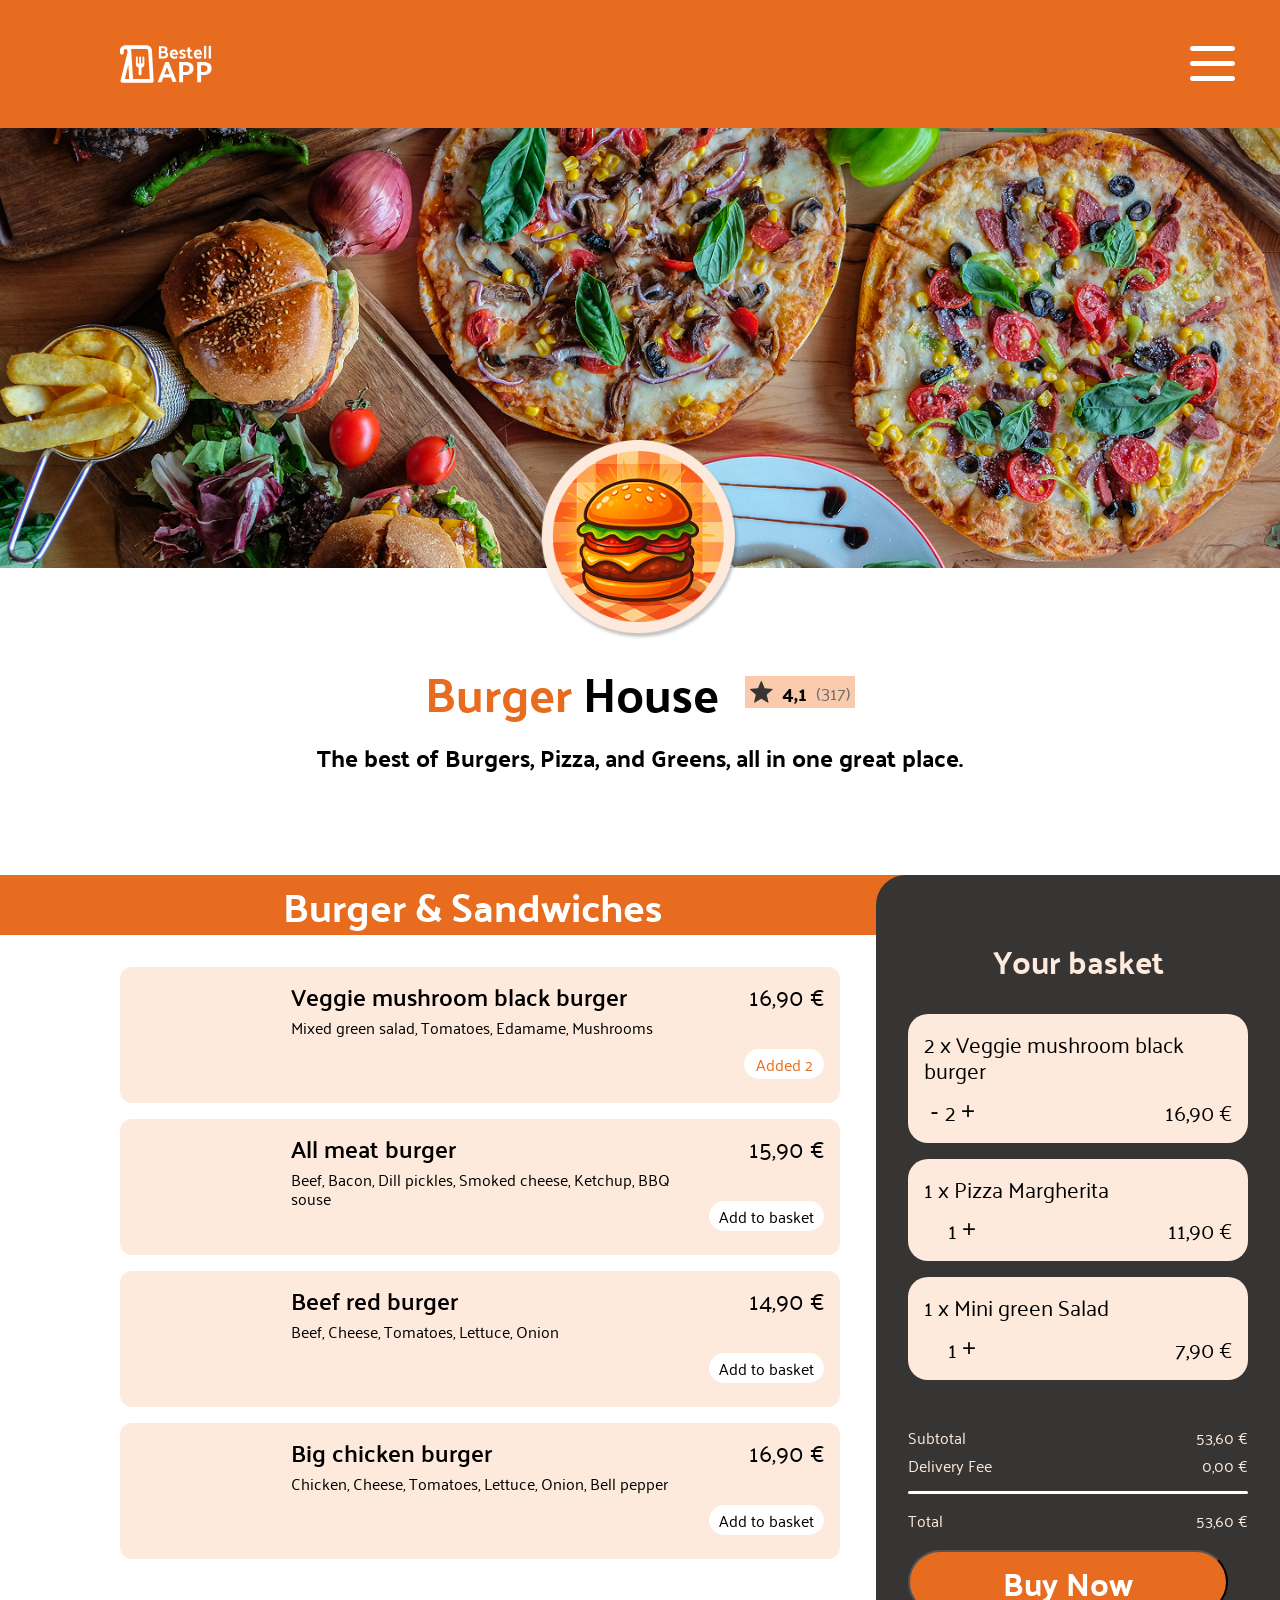
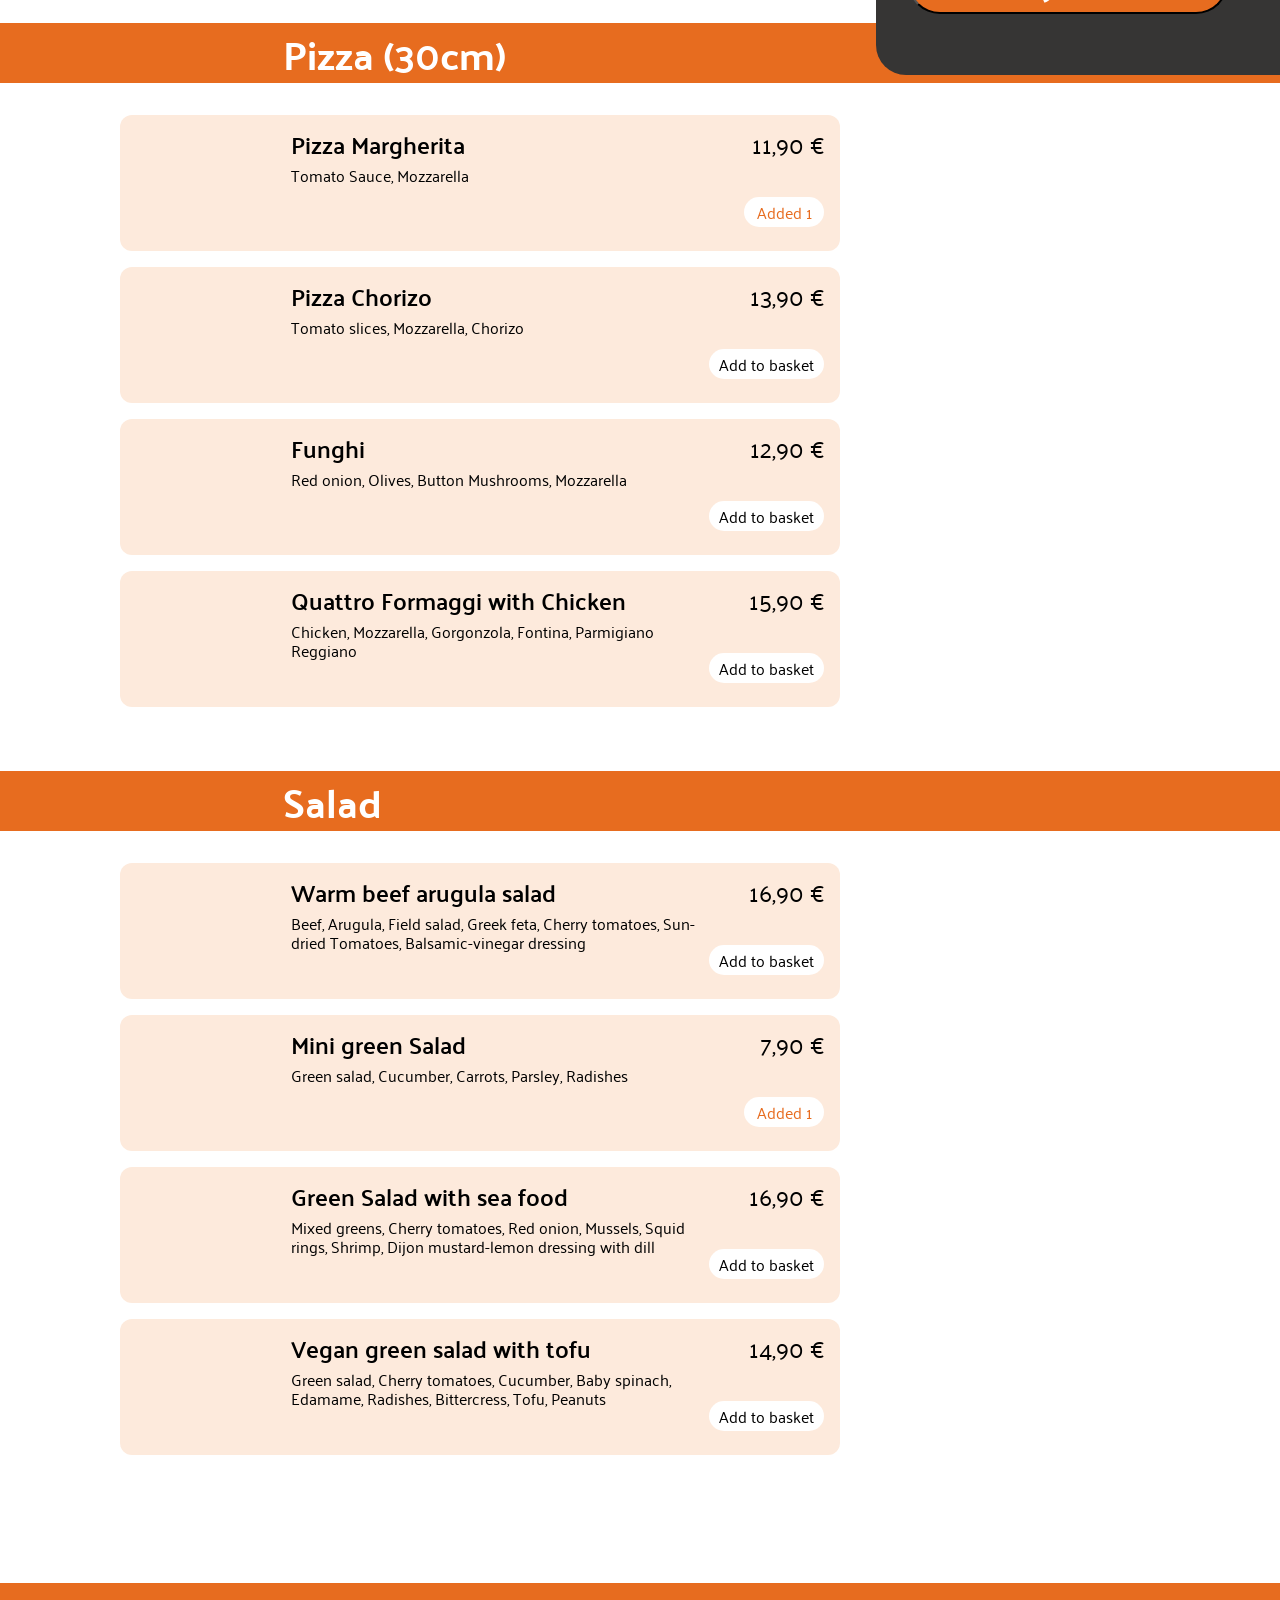
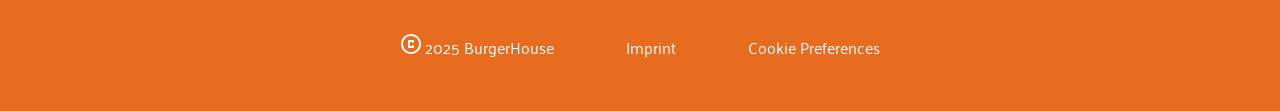
<file: index.html>
<!DOCTYPE html>
<html lang="de">

<head>
    <meta charset="UTF-8">
    <meta name="viewport" content="width=device-width, initial-scale=1.0">
    <title>Bestell App</title>
    <link rel="shortcut icon" href="./assets/icons/Logo 01.svg" type="image/x-icon">

    <link rel="stylesheet" href="./src/styles/fonts.css">
    <link rel="stylesheet" href="./src/styles/standart.css">
    <link rel="stylesheet" href="./src/styles/style.css">
    <link rel="stylesheet" href="./src/styles/header.css">
    <link rel="stylesheet" href="./src/styles/basket.css">
    <link rel="stylesheet" href="./src/styles/responsive.css">

    <script src="./src/scripts/script.js"></script>
    <script src="./src/scripts/basket.js"></script>
    <script src="./src/scripts/db.js"></script>
    <script src="./src/scripts/templates.js"></script>
    <script src="./src/scripts/local_storage.js"></script>
</head>

<body onload="init()">
    <header>
        <nav class="innerWidth">
            <img class="headerLogo" src="./assets/icons/Logo 02.svg" alt="logo_img">
            <button><img class="headerBurgerMenu" src="./assets/icons/burger_menu_icon.svg"
                    alt="burger_menu_icon"></button>
        </nav>
    </header>

    <main>
        <header class="restaurantInfo innerWidth">
            <div class="heroFrame">
                <img class="hero" src="./assets/imgs/burger_house_hero.png" alt="restaurant_info_background_img">
            </div>
            <img class="restaurantLogo" src="./assets/icons/burger_house_logo.png" alt="burger_house_logo_img">
            <div class="restaurantTitle">
                <div class="titleWrapper">
                    <h1><span class="titleHighlight">Burger</span> House</h1>
                    <div class="reviews">
                        <img src="./assets/icons/review_star.png" alt="review_star_icon"><span class="reviewRating">
                            4,1</span><span class="reviewAmount"> (317)</span>
                    </div>
                </div>
                <h2>The best of Burgers, Pizza, and Greens, all in one great place.</h2>
            </div>
        </header>

        <div class="stickyWrapper innerWidth">
            <section id="dishCategory" class="dishCategory">
            </section>

            <section id="basket" class="basket">
                <header>
                    <h2>Your basket</h2>
                </header>

                <div class="basketWrapper">
                    <section id="addedDishes" class="addedDishWrapper">

                    </section>

                    <footer class="priceWrapper">
                        <div class="subtitleRow">
                            <p>Subtotal</p>
                            <p id="subtotal">0,00€</p>
                        </div>
                        <div class="deliveryFeeRow">
                            <p>Delivery Fee</p>
                            <p id="deliveryFee">0,00€</p>
                        </div>
                        <div class="summaryLine"></div>
                        <div class="totalRow">
                            <p>Total</p>
                            <p id="total">0,00€</p>
                        </div>
                        <button class="buyNowBtn" onclick="buyNow()">Buy Now</button>
                    </footer>
                </div>
            </section>

            <section id="emptyBasket" class="emptyBasket">
                <button class="exampleOrderBtn" aria-label="Get example order" onclick="getExampleOrder()"><img
                        src="./assets/icons/buttons/get_example_order.png" alt="get_example_order_icon"></button>
                <header>
                    <h2>Your basket</h2>
                </header>

                <p>Nothing here yet.<br>
                    Go ahead and choose something delicious!</p>

                <img src="./assets/icons/buttons/empty_basket.png" alt="shopping_cart_icon">
            </section>
        </div>

        <dialog aria-labelledby="dialogTitle" aria-describedby="dialogDescribtion" id="dialogId">
            <header>
                <button class="closeBtn" aria-label="Close button" onclick="closeDialog(`dialogId`)"><img
                        src="./assets/icons/buttons/close.svg" alt="close_icon"></button>
            </header>

            <section>
                <img src="./assets/icons/order_confirmed_icon.png" alt="order_confirmed_icon">
                <h2 id="dialogTitle">
                    Order confirmed!
                </h2>
                <h3 id="dialogDescribtion">Your food is on the way!</h3>
            </section>
        </dialog>

    </main>



    <footer class="pageFooter">
        <a href="#"><img src="./assets/icons/copyright.svg" alt="copyright_icon"> 2025 BurgerHouse</a>
        <a href="./src/legal/imprint.html" target="_blank">Imprint</a>
        <a href="./src/legal/cookies.html" target="_blank">Cookie Preferences</a>
    </footer>
    <footer class="mobilePageFooter">
        <a href="./src/legal/imprint.html" target="_blank">Imprint</a>
        <a href="./src/legal/cookies.html" target="_blank">Cookie Preferences</a>
        <a class="companyFooter" href="#"><img src="./assets/icons/copyright.svg" alt="copyright_icon"> 2025
            BurgerHouse</a>
    </footer>
    <footer class="mobileBottomNav">
        <button onclick="window.location.href='#'"><img src="./assets/icons/buttons/home_btn_default.svg" alt=""></button>
        <button onclick="openProfile()"><img src="./assets/icons/buttons/profile_default.svg" alt=""></button>
        <button onclick="openOrders()"><img src="./assets/icons/buttons/takeout_dining_2.svg" alt=""></button>
        <button id="basketButton" onclick="openBasket()"><img src="./assets/icons/buttons/shopping_cart_default.svg" alt=""></button>
    </footer>
</body>

</html>
</file>
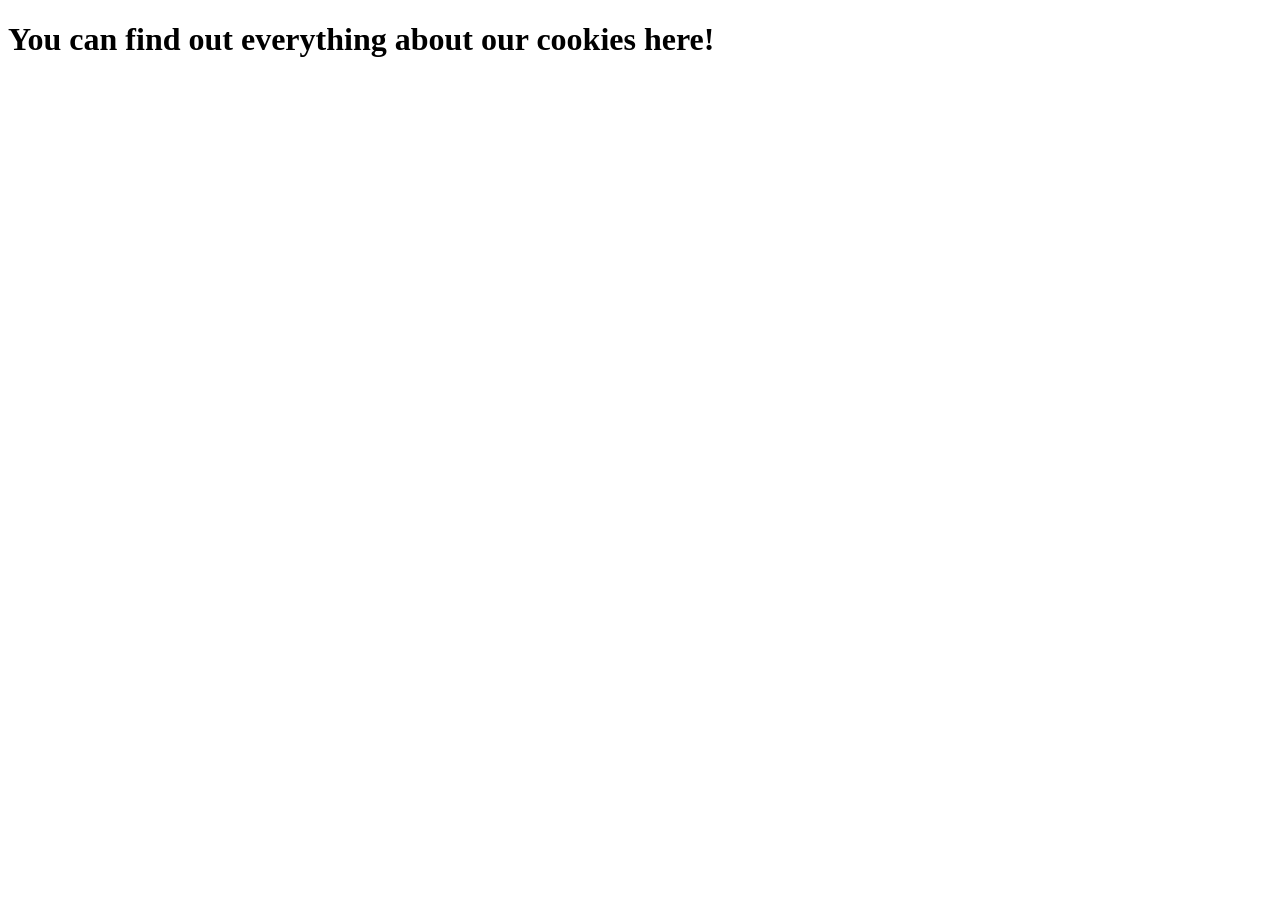
<file: src/legal/cookies.html>
<!DOCTYPE html>
<html lang="de">
<head>
    <meta charset="UTF-8">
    <meta name="viewport" content="width=device-width, initial-scale=1.0">
    <title>Cookie Preferences</title>
        <link rel="shortcut icon" href="../../assets/icons/Logo 01.svg" type="image/x-icon">
</head>
<body>
    <h1>You can find out everything about our cookies here!</h1>
</body>
</html>
</file>
<file: src/styles/fonts.css>
@font-face {
    font-family: "Palanquin-Regular";
    src: url("../../assets/fonts/Palanquin/Palanquin-Regular.ttf") format("truetype");
    font-weight: 100 900;
    font-style: normal;
}
@font-face {
    font-family: "Palanquin-SemiBold";
    src: url("../../assets/fonts/Palanquin/Palanquin-SemiBold.ttf") format("truetype");
    font-weight: 100 900;
    font-style: normal;
}
@font-face {
    font-family: "Palanquin-Bold";
    src: url("../../assets/fonts/Palanquin/Palanquin-Bold.ttf") format("truetype");
    font-weight: 100 900;
    font-style: normal;
}
@font-face {
    font-family: "PalanquinDark-Regular";
    src: url("../../assets/fonts/Palanquin_Dark/PalanquinDark-Regular.ttf") format("truetype");
    font-weight: 100 900;
    font-style: normal;
}
</file>
<file: src/styles/standart.css>
* {
    box-sizing: border-box;
    margin: 0;
}

body {
    background-color: white;
    color: black;

    font-family: "Palanquin-Regular";
}

html {
    scroll-behavior: smooth;
}

main {
    display: flex;
    flex-direction: column;
    min-height: 100dvh;
}

article {
    flex: 1;
}
</file>
<file: src/styles/style.css>
/* Restaurant Info: */
/* ------------------------------------------ */
.restaurantInfo {
    display: flex;
    flex-direction: column;
    justify-content: center;
    align-items: center;
    margin-bottom: -32px;
}

.hero {
    width: 100%;
    height: 100%;

    object-fit: cover;
    object-position: bottom center;
}

.heroFrame {
    height: 440px;
    width: 100%;
    overflow: hidden;
}

.restaurantLogo {
    width: 200px;
    height: 200px;

    position: absolute;
    left: 50%;
    transform: translateX(-50%);
    top: 440px;
}

.restaurantTitle {
    display: flex;
    flex-direction: column;
    justify-content: center;
    align-items: center;

    margin-top: 80px;
}

.titleHighlight {
    color: #E76C1F;
}

.restaurantInfo h1 {
    font-family: "PalanquinDark-Regular";
    font-weight: 700;
    font-style: bold;
    font-size: 48px;
}

.restaurantInfo h2 {
    font-family: "PalanquinDark-Regular";
    font-weight: 700;
    font-style: bold;
    font-size: 24px;
}

.titleWrapper {
    display: flex;
    flex-direction: row;
    justify-content: center;
    align-items: center;

    gap: 26px;
}

.reviews {
    display: flex;
    justify-content: space-around;
    align-items: center;

    width: 110px;
    height: 32px;

    background-color: #FACAAC;
}

.reviewRating {
    font-family: "PalanquinDark-Regular";
    font-size: 20px;
}

.reviewAmount {
    font-size: 18px;
    color: #726D6D;
}

/* ------------------------------------------ */



/* Category with Dishes: */
/* ------------------------------------------ */
.catBanner {
    height: 60px;
    position: relative;
}

.catIcon {
    width: 81px;
    height: 91px;

    position: absolute;
    bottom: -4px;
    left: 167px;
}

.catTitle,
.catMobileTitle {
    font-family: "Palanquin-Bold";
    font-size: 40px;
    font-weight: 700;
    color: white;
    margin: 0;
    padding: 0;
    margin-left: 283px;
}

.catTitleWrapper {
    background-color: #E76C1F;
    width: 100%;
    height: 60px;
    display: flex;
    align-items: center;
    margin-top: 64px;
}

.bannerWrapper {
    position: relative;
}

.bannerBackground {
    position: absolute;
    width: 100vw;
    height: 100%;
    top: 0;
    left: 0;
    background-color: #E76C1F;
    z-index: -1;
    margin-left: calc((100vw - 1440px) * -1);
    width: calc(100vw + calc((100vw - 1440px) / 2));
}

.catMobileTitle {
    display: none;
}

/* ------------------------------------------ */



/* Sticky Wrapper: */
/* ------------------------------------------ */
.stickyWrapper {
    display: flex;
    justify-content: space-between;
    min-height: fit-content;
    gap: 36px;

    margin-top: 64px;
}

/* ------------------------------------------ */



/* Dish: */
/* ------------------------------------------ */
.dishes {
    width: calc(100% - 435px);
    margin-top: 32px;
    margin-left: 120px;
}

.dish {
    display: flex;
    flex-direction: row;
    justify-content: flex-start;
    align-items: flex-start;

    margin-top: 16px;
    width: 720px;
    padding: 8px;
    border-radius: 12px;
    background-color: #FDEADC;
}

.dish>img {
    width: 200px;
    height: 120px;
    border-radius: 12px;

}

.dishTextWrapper {
    display: flex;
    justify-content: space-between;
    width: 100%;
    height: 120px;
    padding: 0px 8px;
}

.dishInteraction {
    display: flex;
    flex-direction: column;
    align-items: flex-end;
    justify-content: space-between;
}

.addBtn {
    height: 30px;
    width: 115px;
    border-radius: 20px;
    border: none;
    margin-bottom: 16px;
    background-color: #FFFFFF;

    font-family: "Palanquin-Regular";
    font-weight: 600;
    font-size: 16px;
}

.addBtn:hover {
    color: #E76C1F;
}

#deleteIconImg:active {
    src: "./assets/icons/buttons/delete_active.svg";
}

.addedBtn {
    height: 30px;
    width: 80px;
    border-radius: 20px;
    border: none;
    margin-bottom: 16px;
    background-color: #FFFFFF;
    color: #E76C1F;

    font-family: "Palanquin-Regular";
    font-weight: 600;
    font-size: 16px;
}

.dishInteraction>p {
    font-family: "Palanquin-Regular";
    font-size: 24px;
}

.dishText>h3 {
    font-family: "Palanquin-SemiBold";
    font-size: 24px;
    font-weight: 600;
}

.dishText>h4 {
    line-height: 1.2;
    font-family: "Palanquin-Regular";
    font-size: 16px;
    font-weight: 500;
}

/* ------------------------------------------ */



/* Footer: */
/* ------------------------------------------ */
.pageFooter,
.mobilePageFooter {
    display: flex;
    flex-direction: row;
    justify-content: center;
    align-items: center;

    background-color: #E76C1F;
    height: 128px;
    width: 100%;
    margin-top: 128px;
    gap: 72px;
}

footer>a {
    color: white;
    text-decoration: none;
}

.mobilePageFooter {
    display: none;
}

.companyFooter {
    display: flex;
    justify-content: center;
    align-items: center;
    gap: 6px;
}

/* ------------------------------------------ */



/* Mobile Navigation: */
/* ------------------------------------------ */
.mobileBottomNav {
    position: fixed;
    left: 0;
    bottom: 0;
    width: 100%;
    height: 78px;
    display: flex;
    justify-content: space-around;
    align-items: center;
    background-color: #363534;
}

.mobileBottomNav img,
.mobileBottomNav button {
    background-color: #363534;
    border: none;
}

.mobileBottomNav img {
    width: 30px;
    height: 30px;
}


/* ------------------------------------------ */



/* Dialog: */
/* ------------------------------------------ */
dialog {
    position: fixed;
    top: 50%;
    left: 50%;
    transform: translate(-50%, -50%);

    border-radius: 30px;
    height: 320px;
    width: 420px;

    color: #FDEADC;
    background-color: #363534;

    border: none;
    outline: none;
}

dialog h2 {
    font-family: "Palanquin-Bold";
    font-size: 42px;
    font-weight: 700;
    margin-bottom: -16px;
}

dialog h3 {
    font-family: "Palanquin-Bold";
    font-size: 30px;
    font-weight: 700;
}

dialog img {
    width: 80px;
    height: 57px;
}

.closeBtn {
    position: absolute;
    top: 24px;
    right: 24px;
    display: flex;
    justify-content: center;
    align-items: center;
    width: 40px;
    height: 40px;
    padding: 0;
    background-color: transparent;
    border: none;
    outline: none;
}

.closeBtn>img {
    width: 16px;
    height: 16px;
}

dialog[open] {
    display: flex;
    flex-direction: column;
    justify-content: center;
    align-items: center;
}

dialog[open]>section {
    display: flex;
    flex-direction: column;
    justify-content: center;
    align-items: center;
}

/* ------------------------------------------ */
</file>
<file: src/styles/header.css>
.headerBurgerMenu{
    height: 60px;
    width: 60px;
    background-color: #E76C1F;
}

.headerLogo{
    height: 38px;
    width: 92px;
    margin-left: 120px;
}

nav {
    background-color: #E76C1F;
    display: flex; 
    justify-content: space-between;
    align-items: center;

    min-height: 128px;
}
nav > button{
    background-color: #E76C1F;
    border: none;
    margin-right: 32px;
    display: flex;
    align-items: center;
    justify-content: center;
}
</file>
<file: src/styles/basket.css>
.basket,
.emptyBasket{
    display: flex;
    flex-direction: column;
    justify-content: flex-start;
    align-items: center;

    width: 435px;
    height: 800px;
    background-color: #363534;
    color: #FDEADC;

    position: sticky;
    top: 0px;
    margin-top: 64px;

    border-top-left-radius: 30px;
    border-bottom-left-radius: 30px;

}

.basket h2,
.emptyBasket h2 {
    Color: #FDEADC;
    font-family: "Palanquin-Bold";
    font-size: 32px;
    margin-top: 56px;
    margin-bottom: 24px;
}

.addedDish {
    display: flex;
    flex-direction: column;
    justify-content: center;
    align-items: flex-start;

    background-color: #FDEADC;
    color: black;
    border-radius: 20px;
    width: 340px;
    min-height: fit-content;
    padding-left: 16px;

    font-size: 22px;
    gap: 8px;
}

.addedDish>p {
    padding-top: 16px;
    padding-right: 16px;
    line-height: 1.2;

    font-weight: 700;
}

.firstRowWrapper>p {
    padding-top: 16px;
    padding-right: 16px;
    line-height: 1.2;

    font-weight: 700;
}

.rowWrapper {
    display: flex;
    flex-direction: row;
    justify-content: space-between;
    align-items: center;

    width: 100%;
    padding-right: 16px;
    padding-bottom: 12px;
}

.addedDish img {
    width: 24px;
    height: 24px;
}

.addedDish button {
    display: flex;
    justify-content: center;
    align-items: center;
    text-align: center;

    background-color: #FDEADC;
    font-size: 24px;
    width: 24px;
    height: 24px;
    border: none;
}

.addRemoveBtn {
    display: flex;
    justify-content: space-between;
    align-items: center;
    text-align: center;

    background-color: #FDEADC;
    width: 56px;
}

.addedDishWrapper {
    display: flex;
    height: 380px;
    gap: 16px;
    flex-direction: column;
    margin-top: 0;
    margin-bottom: 0;

    overflow-y: scroll;
    scrollbar-width: thin;
    scrollbar-color: #E7C3AD #363534;
}

.priceWrapper {
    display: flex;
    flex-direction: column;
    justify-content: flex-end;

    height: 200px;
    width: 100%;
}

.summaryLine {
    border: none;
    height: 3px;
    width: 100%;
    background-color: white;
    border-radius: 999px;
    margin: 12px 0px;
}

.basketWrapper {
    display: flex;
    flex-direction: column;
    justify-content: space-between;
    align-items: center;
    height: 600px;
}

.buyNowBtn {
    background-color: #E76C1F;
    height: 64px;
    width: 320px;
    border-radius: 60px;
    color: white;

    font-family: "Palanquin-Bold";
    font-size: 32px;

    margin-top: 16px;
}

.subtitleRow,
.deliveryFeeRow,
.totalRow {
    display: flex;
    flex-direction: row;
    justify-content: space-between;
    align-items: center;
    width: 100%;
}

.firstRowWrapper {
    display: flex;
}

.firstRowWrapper :last-child {
    margin-top: 12px;
    margin-right: 12px;
}

.emptyBasket {
    display: flex;
    flex-direction: column;
    align-items: center;
    justify-content: flex-start;


    display: none;
}

.emptyBasket p {
    font-size: 24px;
    text-align: center;
    margin-top: 8px;
    line-height: 1.2;
}

.emptyBasket img {
    width: 130px;
    height: 130px;
    margin-top: 64px;
}

.exampleOrderBtn {
    position: absolute;
    top: 24px;
    left: 24px;
    display: flex;
    justify-content: center;
    align-items: center;
    width: 40px;
    height: 40px;
    padding: 0;
    background-color: transparent;
    border: none;
    outline: none;
}

.exampleOrderBtn>img {
    width: 32px;
    height: 32px;
    margin-top: -8px;
}
</file>
<file: src/styles/responsive.css>
@media screen and (min-width: 1440px) {
    * {
        margin: 0px;
    }

    .innerWidth {
        padding-left: max(calc(50% - 720px), 0px);
        padding-right: max(calc(50% - 720px), 0px);
    }
}

@media screen and (min-width: 1441px) {

    .basket,
    .emptyBasket {
        border-top-right-radius: 30px;
        border-bottom-right-radius: 30px;
    }
}

@media screen and (max-width: 1440px) {
    .bannerBackground {
        position: absolute;
        left: 0;

        margin-left: 0;
        width: calc(100vw + calc((100vw - 100vw) / 2));
    }
}

@media screen and (min-width: 769px) and (max-width: 1279px) {
    .buyNowBtn {
        width: 180px;
    }

    .addedDishWrapper {
        width: 200px;
    }

    .addedDish {
        width: 180px;
    }

    .basket,
    .emptyBasket {
        width: 250px;
    }

    .dish>img {
        width: 100px;
        height: 60px;
    }

    .priceWrapper {
        width: 180px;
    }

    .dish {
        width: 480px;
        align-items: center;
    }

    .dishCategory {
        margin-left: -96px;
        width: 503px;
    }

    .dishText h3 {
        line-height: 1.2;
    }

    .dishText h4 {
        line-height: 1;
    }

    .dishText {
        justify-content: center;
        display: flex;
        flex-direction: column;
    }

    .bannerBackground {
        margin-left: 96px;
    }

    .catTitle {
        width: 450px;
        line-height: 1;
        white-space: nowrap;
        margin-left: 220px;
    }

    .catIcon {
        margin-left: -32px;
    }
}

@media screen and (min-width: 851px) and (max-width: 920px) {
    .buyNowBtn {
        width: 230px;
    }

    .addedDishWrapper {
        width: 250px;
    }

    .addedDish {
        width: 230px;
    }

    .basket,
    .emptyBasket {
        width: 300px;
    }

    .dish>img {
        width: 100px;
        height: 60px;
    }

    .priceWrapper {
        width: 230px;
    }

    .dish {
        width: 480px;
        align-items: center;
    }

    .dishCategory {
        margin-left: -96px;
        width: 503px;
    }

    .dishText h3 {
        line-height: 1.2;
    }

    .dishText h4 {
        line-height: 1;
    }

    .dishText {
        justify-content: center;
        display: flex;
        flex-direction: column;
    }

    .bannerBackground {
        margin-left: 96px;
    }

    .catTitle {
        width: 450px;
        line-height: 1;
        white-space: nowrap;
        margin-left: 220px;
    }

    .catIcon {
        margin-left: -32px;
    }
}

@media screen and (min-width: 921px) and (max-width: 1050px) {
    .buyNowBtn {
        width: 230px;
    }

    .addedDishWrapper {
        width: 250px;
    }

    .addedDish {
        width: 230px;
    }

    .basket,
    .emptyBasket {
        width: 300px;
    }

    .dish>img {
        width: 120px;
        height: 72px;
    }

    .priceWrapper {
        width: 230px;
    }

    .dish {
        width: 580px;
        align-items: center;
    }

    .dishCategory {
        margin-left: -96px;
        width: 680px;
    }

    .dishText h3 {
        line-height: 1.2;
        margin-bottom: 8px;
    }

    .dishText h4 {
        line-height: 1.2;
    }

    .dishText {
        justify-content: flex-start;
        display: flex;
        flex-direction: column;
    }

    .bannerBackground {
        margin-left: 96px;
    }

    .catTitle {
        width: 450px;
        line-height: 1;
        white-space: nowrap;
        margin-left: 220px;
    }

    .catIcon {
        margin-left: -32px;
    }
}

@media screen and (min-width: 1051px) and (max-width: 1150px) {
    .buyNowBtn {
        width: 350px;
    }

    .addedDishWrapper {
        width: 350px;
    }

    .addedDish {
        width: 350px;
    }

    .basket,
    .emptyBasket {
        width: 400px;
    }

    .dish>img {
        width: 120px;
        height: 72px;
    }

    .priceWrapper {
        width: 350px;
    }

    .dish {
        width: 580px;
        align-items: center;
    }

    .dishCategory {
        margin-left: -96px;
        width: 680px;
    }

    .dishText h3 {
        line-height: 1.2;
        margin-bottom: 8px;
    }

    .dishText h4 {
        line-height: 1.2;
    }

    .dishText {
        justify-content: flex-start;
        display: flex;
        flex-direction: column;
    }

    .bannerBackground {
        margin-left: 96px;
    }

    .catTitle {
        width: 450px;
        line-height: 1;
        white-space: nowrap;
        margin-left: 220px;
    }

    .catIcon {
        margin-left: -32px;
    }
}

@media screen and (min-width: 1151px) and (max-width: 1279px) {
    .buyNowBtn {
        width: 350px;
    }

    .addedDishWrapper {
        width: 350px;
    }

    .addedDish {
        width: 350px;
    }

    .basket,
    .emptyBasket {
        width: 400px;
    }

    .dish>img {
        width: 200px;
        height: 120px;
    }

    .priceWrapper {
        width: 350px;
    }

    .dish {
        width: 720px;
        align-items: center;
    }

    .dishCategory {
        margin-left: -96px;
        width: 820px;
    }

    .dishText h3 {
        line-height: 1.2;
        margin-bottom: 8px;
    }

    .dishText h4 {
        line-height: 1.2;
    }

    .dishText {
        justify-content: flex-start;
        display: flex;
        flex-direction: column;
    }

    .bannerBackground {
        margin-left: 96px;
    }

    .catTitle {
        width: 450px;
        line-height: 1;
        white-space: nowrap;
        margin-left: 220px;
    }

    .catIcon {
        margin-left: -32px;
    }
}

@media screen and (max-width: 768px) {

    .basket,
    .emptyBasket {
        display: none;
    }

    .headerBurgerMenu {
        display: none;
    }

    .headerLogo {
        margin-left: 16px;
    }

    nav {
        min-height: 80px;
        height: 80px;
    }

    .hero {
        padding: 16px;
        border-radius: 32px;
    }

    .restaurantLogo {
        width: 170px;
        height: 170px;
    }

    .titleWrapper {
        flex-direction: column-reverse;
        gap: 0px;
        margin-top: 48px;
    }

    .restaurantTitle h2 {
        margin: 0px 32px;
        text-align: center;
        line-height: 1.2;
    }

    .catTitle {
        display: none;
    }

    .catMobileTitle {
        display: flex;

        margin-left: 0;
        font-size: 32px;
    }

    .bannerBackground {
        margin-left: 96px;
    }

    .dishes {
        width: 90%;
        margin-left: 0px;
        margin-top: 64px;
    }

    .dish {
        width: 100%;

        flex-direction: column;
        align-items: center;
    }

    .dishCategory {
        width: 100%;

        display: flex;
        flex-direction: column;
        align-items: center;
    }

    .bannerBackground {
        display: none;
    }

    .bannerWrapper {
        width: 100%;
    }

    .catBanner {
        display: flex;
        flex-direction: column;
        align-items: center;
    }

    .catIcon {
        left: unset;
        bottom: -20px;

        width: 60px;
        height: 60px;

    }

    .catTitleWrapper {
        justify-content: center;
    }

    .dishTextWrapper {
        flex-direction: column;
        align-items: center;
    }

    .dishText {
        width: 95%;
        line-height: 1.2;
    }

    .dishInteraction {
        flex-direction: row;
        width: 95%;
    }

    .dish img {
        width: 100%;
        padding: 8px;
        object-fit: cover;
        height: 150px;
        border-radius: 20px;
    }

    .pageFooter {
        display: none;
    }

    .mobilePageFooter {
        display: flex;
        flex-direction: column;
        gap: 8px;
        line-height: 1.2;
        margin-bottom: 78px;
    }

    .basket,
    .emptyBasket {
        display: none;
        position: fixed;
        margin-top: 0;
        border-top-right-radius: 30px;
        border-bottom-left-radius: 0;
        height: calc(100dvh - 78px);

        left: 50%;
        transform: translateX(-50%);
    }

    .dishInteraction {
        align-items: center;
    }

    .addBtn {
        margin-bottom: 0;
    }

    .dishTextWrapper {
        min-height: fit-content;
    }
}

@media screen and (max-width: 435px) {

    .basket,
    .emptyBasket {
        width: 100dvw;
    }

    .addedDish {
        width: 320px;
    }

    .priceWrapper {
        padding-left: 10px;
        padding-right: 10px;
        width: calc(100% - 20px);
        align-items: center;
    }

    .buyNowBtn {
        width: 300px;
    }

    #dialogTitle {
        text-align: center;
        line-height: 1.2;
        font-size: 36px;
        margin-top: 8px;
    }

    #dialogDescribtion {
        text-align: center;
        line-height: 1.2;
        margin-top: 32px;
        font-size: 24px;
    }

    .dishInteraction {
        align-items: center;
    }

    .addBtn {
        margin-bottom: 0;
    }

    .dishTextWrapper {
        min-height: fit-content;
    }

}

@media screen and (min-width: 769px){
    .mobileBottomNav{
        display: none;
    }
}

.hidden {
    display: none;
}

.flex-visible {
    display: flex;
}
</file>
